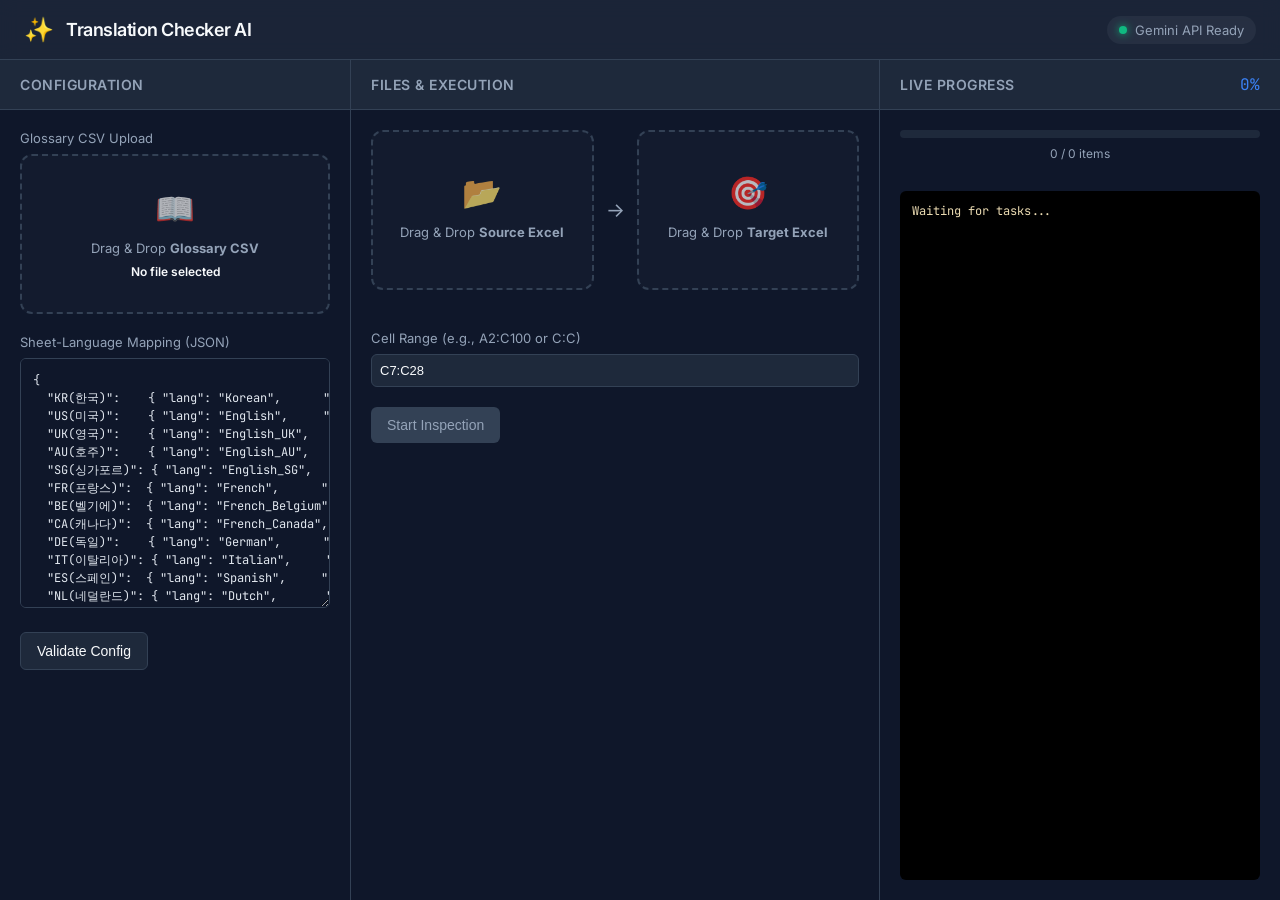
<file: frontend/index.html>
<!DOCTYPE html>
<html lang="ko">

<head>
    <meta charset="UTF-8">
    <meta name="viewport" content="width=device-width, initial-scale=1.0">
    <title>SAMSUNG Translation Checker AI</title>
    <link rel="stylesheet" href="style.css">
    <!-- Google Fonts -->
    <link rel="preconnect" href="https://fonts.googleapis.com">
    <link rel="preconnect" href="https://fonts.gstatic.com" crossorigin>
    <link
        href="https://fonts.googleapis.com/css2?family=Inter:wght@300;400;500;600;700&family=JetBrains+Mono:wght@400;500&display=swap"
        rel="stylesheet">
    <!-- SheetJS for preview -->
    <script src="https://cdn.sheetjs.com/xlsx-latest/package/dist/xlsx.full.min.js"></script>
</head>

<body>

    <div class="app-container">
        <!-- HEADER -->
        <header class="app-header">
            <div class="logo">
                <span class="logo-icon">✨</span>
                <h1>Translation Checker AI</h1>
            </div>
            <div class="status-indicators">
                <div class="api-status online" id="apiStatus">
                    <span class="dot"></span> Gemini API Ready
                </div>
            </div>
        </header>

        <!-- MAIN LAYOUT -->
        <main class="main-content">

            <!-- LEFT PANEL: CONFIG -->
            <section class="panel config-panel">
                <div class="panel-header">
                    <h2>Configuration</h2>
                </div>
                <div class="panel-body">
                    <div class="config-item">
                        <label>Glossary CSV Upload</label>
                        <div class="dropzone small-dropzone" id="glossaryDropzone">
                            <div class="icon">📖</div>
                            <p>Drag & Drop <strong>Glossary CSV</strong></p>
                            <input type="file" id="glossaryInput" accept=".csv" hidden>
                            <div class="file-info" id="glossaryInfo">No file selected</div>
                        </div>
                    </div>

                    <div class="config-item">
                        <label>Sheet-Language Mapping (JSON)</label>
                        <textarea id="sheetConfig" class="code-editor" spellcheck="false">{
  "KR(한국)":    { "lang": "Korean",      "code": "한국어" },
  "US(미국)":    { "lang": "English",     "code": "영어_미국" },
  "UK(영국)":    { "lang": "English_UK",     "code": "영어_영국" },
  "AU(호주)":    { "lang": "English_AU",     "code": "영어_호주" },
  "SG(싱가포르)": { "lang": "English_SG",     "code": "영어_싱가폴" },
  "FR(프랑스)":  { "lang": "French",      "code": "프랑스어_프랑스" },
  "BE(벨기에)":  { "lang": "French_Belgium",      "code": "프랑스어_벨기에" },
  "CA(캐나다)":  { "lang": "French_Canada",      "code": "프랑스어_캐나다" },
  "DE(독일)":    { "lang": "German",      "code": "독어_독일" },
  "IT(이탈리아)": { "lang": "Italian",     "code": "이탈리아" },
  "ES(스페인)":  { "lang": "Spanish",     "code": "스페인어_스페인" },
  "NL(네덜란드)": { "lang": "Dutch",       "code": "네덜란드어_네덜란드" },
  "SE(스웨덴)":  { "lang": "Swedish",     "code": "스웨덴" },
  "AE(아랍에메리트)": { "lang": "Arabic", "code": "아랍에미리트" },
  "PT(포르투갈)": { "lang": "Portuguese",  "code": "포르투갈_포르투갈" },
  "BR(브라질)":  { "lang": "Portuguese",  "code": "포루투갈_브라질" },
  "RU(러시아)":  { "lang": "Russian",     "code": "러시아" },
  "TR(터키)":    { "lang": "Turkish",     "code": "터키" },
  "CN(중국)":    { "lang": "Chinese",     "code": "간체_중국어" },
  "TW(대만)":    { "lang": "Chinese",     "code": "번체_대만" },
  "JA(일본)":    { "lang": "Japanese",    "code": "일본" },
  "PL(폴란드)":  { "lang": "Polish",      "code": "폴란드" },
  "VN(베트남)":  { "lang": "Vietnamese",  "code": "베트남" },
  "TH(태국)":    { "lang": "Thai",        "code": "태국" },
  "ID(인도네시아)": { "lang": "Indonesian","code": "인도네시아" }
}</textarea>
                    </div>

                    <div class="config-actions">
                        <button id="saveConfigBtn" class="btn secondary">Validate Config</button>
                    </div>
                </div>
            </section>

            <!-- CENTER PANEL: UPLOAD & CONTROL -->
            <section class="panel upload-panel">
                <div class="panel-header">
                    <h2>Files & Execution</h2>
                </div>
                <div class="panel-body">

                    <div class="dropzone-container">
                        <div class="dropzone" id="sourceDropzone">
                            <div class="icon">📂</div>
                            <p>Drag & Drop <strong>Source Excel</strong></p>
                            <input type="file" id="sourceInput" accept=".xlsx" hidden>
                            <div class="file-info" id="sourceInfo"></div>
                        </div>
                        <div class="arrow">→</div>
                        <div class="dropzone" id="targetDropzone">
                            <div class="icon">🎯</div>
                            <p>Drag & Drop <strong>Target Excel</strong></p>
                            <input type="file" id="targetInput" accept=".xlsx" hidden>
                            <div class="file-info" id="targetInfo"></div>
                        </div>
                    </div>

                    <div id="sheetSelectionArea" class="hidden">
                        <div class="sheet-selection-header">
                            <h3>Select Sheets to Inspect</h3>
                            <div class="sheet-controls">
                                <button type="button" id="selectAllSheets" class="text-btn">Select All</button>
                                <span class="sep">|</span>
                                <button type="button" id="deselectAllSheets" class="text-btn">Deselect All</button>
                            </div>
                        </div>
                        <div class="sheet-list" id="sheetList">
                            <!-- Checkboxes injected here -->
                        </div>
                    </div>

                    <div class="config-item">
                        <label>Cell Range (e.g., A2:C100 or C:C)</label>
                        <div class="input-group">
                            <input type="text" id="cellRange" value="C7:C28" placeholder="C7:C28">
                        </div>
                    </div>

                    <div class="action-area">
                        <button id="startBtn" class="btn primary large" disabled>Start Inspection</button>
                    </div>
                </div>
            </section>

            <!-- RIGHT PANEL: MONITORING -->
            <section class="panel monitor-panel">
                <div class="panel-header">
                    <h2>Live Progress</h2>
                    <span id="progressPercent">0%</span>
                </div>
                <div class="panel-body">

                    <div class="progress-container">
                        <div class="progress-bar-track">
                            <div class="progress-bar-fill" id="progressBar" style="width: 0%"></div>
                        </div>
                        <div class="progress-stats">
                            <span id="progressCount">0 / 0</span> items
                        </div>
                    </div>

                    <div class="terminal-window" id="terminal">
                        <div class="terminal-line system">Waiting for tasks...</div>
                    </div>

                    <div class="download-area hidden" id="downloadArea">
                        <a id="downloadLink" href="#" class="btn success full-width">Download Review Report (.txt)</a>
                    </div>
                </div>
            </section>

        </main>
    </div>

    <script src="app.js"></script>
</body>

</html>
</file>
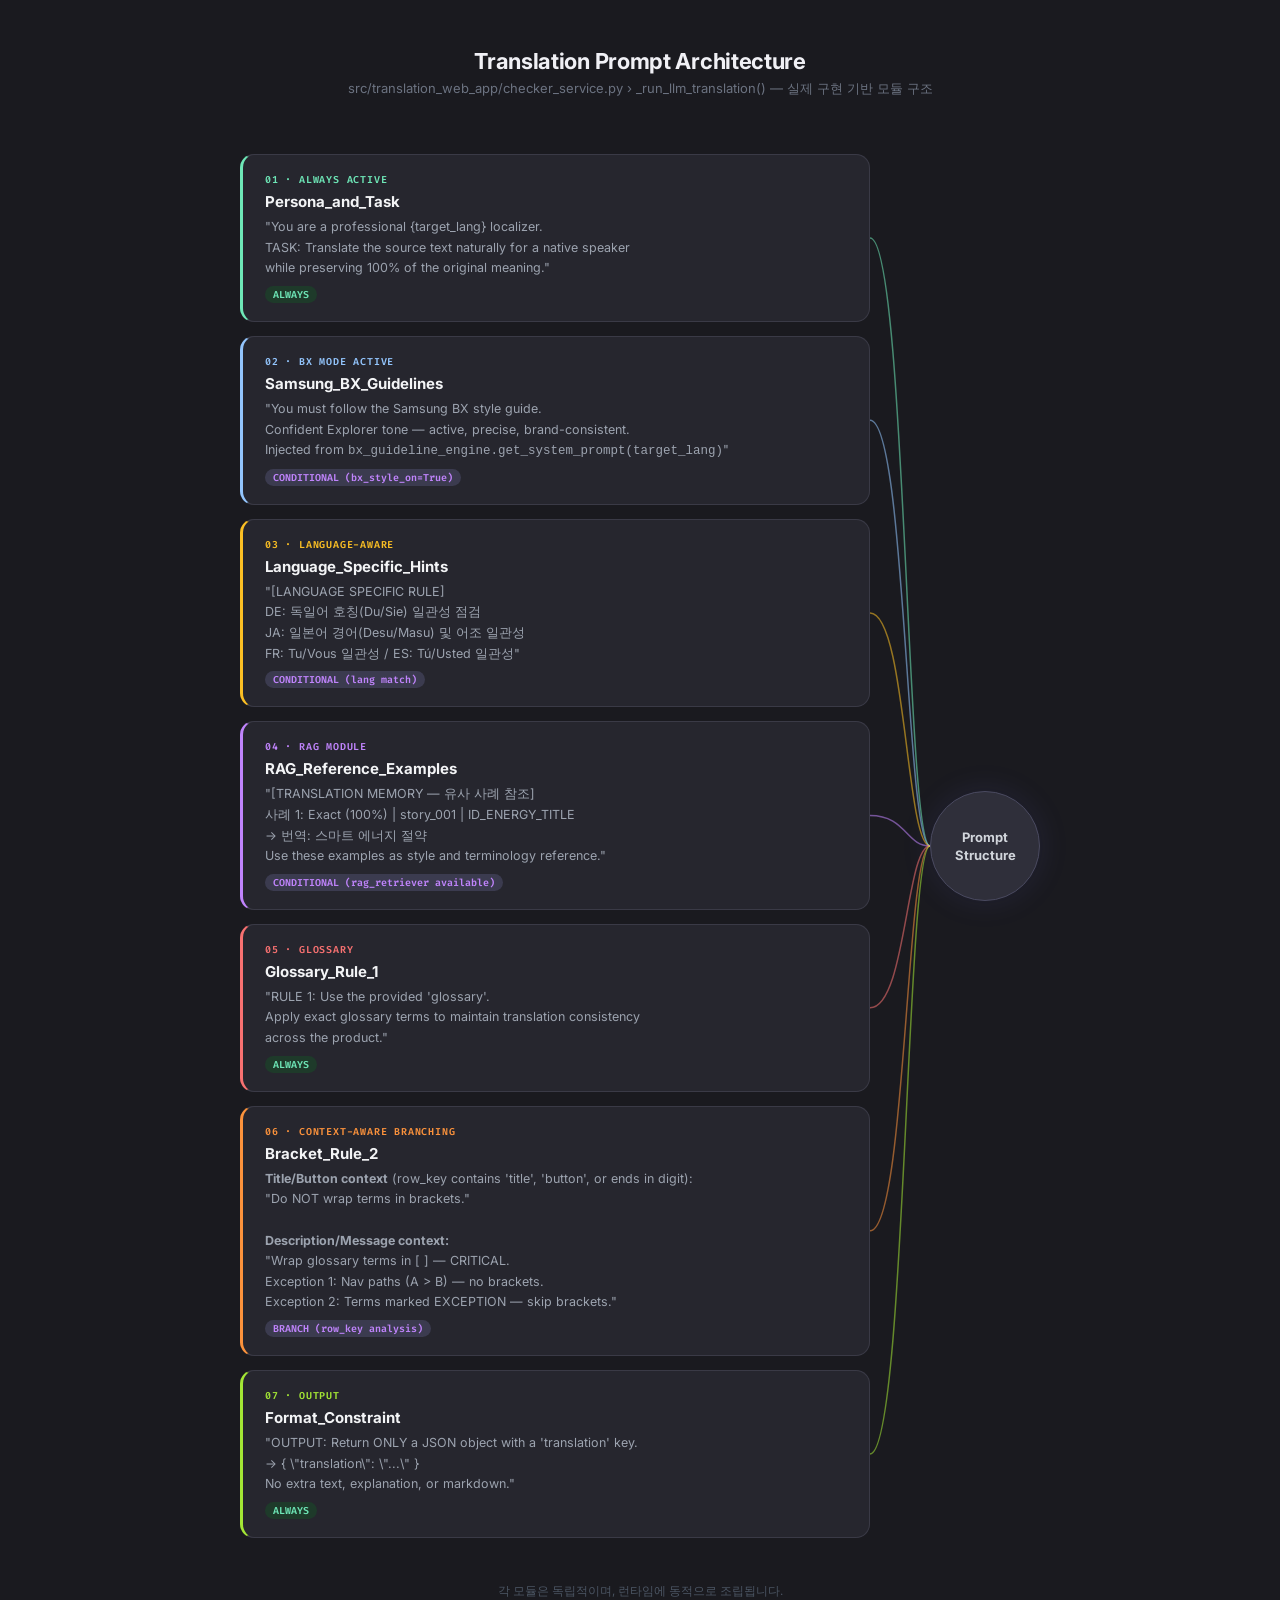
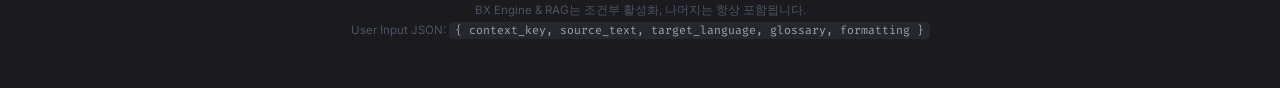
<file: docs/prompt_architecture.html>
<!DOCTYPE html>
<html lang="ko">
<head>
  <meta charset="UTF-8" />
  <meta name="viewport" content="width=device-width, initial-scale=1.0" />
  <title>Translation Prompt Architecture</title>
  <style>
    @import url('https://fonts.googleapis.com/css2?family=Inter:wght@400;600;700&family=Fira+Code:wght@400;500&display=swap');

    * { box-sizing: border-box; margin: 0; padding: 0; }

    body {
      font-family: 'Inter', sans-serif;
      background: #1a1a1f;
      color: #e5e7eb;
      min-height: 100vh;
      display: flex;
      flex-direction: column;
      align-items: center;
      padding: 48px 24px;
    }

    h1 {
      font-size: 22px;
      font-weight: 700;
      color: #f0f0f5;
      margin-bottom: 6px;
      letter-spacing: -0.3px;
    }

    .subtitle {
      font-size: 13px;
      color: #6b7280;
      margin-bottom: 56px;
    }

    /* Main layout container */
    .diagram {
      display: flex;
      align-items: center;
      gap: 0;
      width: 100%;
      max-width: 800px;
    }

    /* Left: stacked module cards */
    .modules {
      display: flex;
      flex-direction: column;
      gap: 14px;
      flex: 1;
      position: relative;
    }

    .module-card {
      background: #26262e;
      border: 1px solid #3a3a46;
      border-radius: 14px;
      padding: 18px 22px;
      position: relative;
      transition: border-color 0.2s, box-shadow 0.2s;
    }

    .module-card:hover {
      border-color: #5b5b7a;
      box-shadow: 0 0 20px rgba(100, 100, 200, 0.08);
    }

    .module-card .tag {
      font-size: 10px;
      font-weight: 600;
      letter-spacing: 0.8px;
      text-transform: uppercase;
      margin-bottom: 6px;
      font-family: 'Fira Code', monospace;
    }

    .module-card h3 {
      font-size: 15px;
      font-weight: 700;
      color: #f3f4f6;
      margin-bottom: 6px;
    }

    .module-card p {
      font-size: 12.5px;
      color: #9ca3af;
      line-height: 1.65;
    }

    .module-card .badge {
      display: inline-block;
      font-size: 10px;
      padding: 2px 8px;
      border-radius: 20px;
      margin-top: 7px;
      font-weight: 600;
      font-family: 'Fira Code', monospace;
    }

    /* Connector line — right side of cards → center node */
    .connector-area {
      width: 60px;
      align-self: stretch;
      position: relative;
      flex-shrink: 0;
    }

    /* SVG lines drawn via JS */
    #connector-svg {
      position: absolute;
      top: 0; left: 0;
      width: 100%; height: 100%;
      overflow: visible;
    }

    /* Right: center node */
    .center-node {
      width: 110px;
      height: 110px;
      flex-shrink: 0;
      background: #2f2f3a;
      border: 1.5px solid #4a4a60;
      border-radius: 50%;
      display: flex;
      align-items: center;
      justify-content: center;
      text-align: center;
      font-size: 13px;
      font-weight: 700;
      color: #d1d5db;
      box-shadow: 0 0 32px rgba(120, 120, 255, 0.10);
      line-height: 1.4;
    }

    /* Color accents per module */
    .m1 .tag { color: #6ee7b7; }
    .m1 { border-left: 3px solid #6ee7b7; }

    .m2 .tag { color: #93c5fd; }
    .m2 { border-left: 3px solid #93c5fd; }

    .m3 .tag { color: #fbbf24; }
    .m3 { border-left: 3px solid #fbbf24; }

    .m4 .tag { color: #c084fc; }
    .m4 { border-left: 3px solid #c084fc; }

    .m5 .tag { color: #f87171; }
    .m5 { border-left: 3px solid #f87171; }

    .m6 .tag { color: #fb923c; }
    .m6 { border-left: 3px solid #fb923c; }

    .m7 .tag { color: #a3e635; }
    .m7 { border-left: 3px solid #a3e635; }

    .badge-conditional { background: #3b3b4f; color: #c084fc; }
    .badge-always     { background: #1e3a2a; color: #6ee7b7; }
    .badge-data       { background: #3a2e1e; color: #fbbf24; }

    /* Bottom note */
    .note {
      margin-top: 44px;
      font-size: 11.5px;
      color: #4b5563;
      text-align: center;
      max-width: 680px;
      line-height: 1.7;
    }

    .note code {
      font-family: 'Fira Code', monospace;
      background: #26262e;
      padding: 1px 6px;
      border-radius: 4px;
      color: #9ca3af;
    }
  </style>
</head>
<body>

<h1>Translation Prompt Architecture</h1>
<p class="subtitle">src/translation_web_app/checker_service.py › _run_llm_translation() — 실제 구현 기반 모듈 구조</p>

<div class="diagram">

  <!-- ① Module Cards (Left) -->
  <div class="modules" id="modules">

    <div class="module-card m1" id="card0">
      <div class="tag">01 · Always Active</div>
      <h3>Persona_and_Task</h3>
      <p>"You are a professional {target_lang} localizer.<br>
      TASK: Translate the source text naturally for a native speaker<br>
      while preserving 100% of the original meaning."</p>
      <span class="badge badge-always">ALWAYS</span>
    </div>

    <div class="module-card m2" id="card1">
      <div class="tag">02 · BX Mode Active</div>
      <h3>Samsung_BX_Guidelines</h3>
      <p>"You must follow the Samsung BX style guide.<br>
      Confident Explorer tone — active, precise, brand-consistent.<br>
      Injected from <code>bx_guideline_engine.get_system_prompt(target_lang)</code>"</p>
      <span class="badge badge-conditional">CONDITIONAL (bx_style_on=True)</span>
    </div>

    <div class="module-card m3" id="card2">
      <div class="tag">03 · Language-Aware</div>
      <h3>Language_Specific_Hints</h3>
      <p>"[LANGUAGE SPECIFIC RULE]<br>
      DE: 독일어 호칭(Du/Sie) 일관성 점검<br>
      JA: 일본어 경어(Desu/Masu) 및 어조 일관성<br>
      FR: Tu/Vous 일관성 / ES: Tú/Usted 일관성"</p>
      <span class="badge badge-conditional">CONDITIONAL (lang match)</span>
    </div>

    <div class="module-card m4" id="card3">
      <div class="tag">04 · RAG Module</div>
      <h3>RAG_Reference_Examples</h3>
      <p>"[TRANSLATION MEMORY — 유사 사례 참조]<br>
      사례 1: Exact (100%) | story_001 | ID_ENERGY_TITLE<br>
      → 번역: 스마트 에너지 절약<br>
      Use these examples as style and terminology reference."</p>
      <span class="badge badge-conditional">CONDITIONAL (rag_retriever available)</span>
    </div>

    <div class="module-card m5" id="card4">
      <div class="tag">05 · Glossary</div>
      <h3>Glossary_Rule_1</h3>
      <p>"RULE 1: Use the provided 'glossary'.<br>
      Apply exact glossary terms to maintain translation consistency<br>
      across the product."</p>
      <span class="badge badge-always">ALWAYS</span>
    </div>

    <div class="module-card m6" id="card5">
      <div class="tag">06 · Context-Aware Branching</div>
      <h3>Bracket_Rule_2</h3>
      <p><strong>Title/Button context</strong> (row_key contains 'title', 'button', or ends in digit):<br>
      "Do NOT wrap terms in brackets."<br><br>
      <strong>Description/Message context:</strong><br>
      "Wrap glossary terms in [ ] — CRITICAL.<br>
      Exception 1: Nav paths (A > B) — no brackets.<br>
      Exception 2: Terms marked EXCEPTION — skip brackets."</p>
      <span class="badge badge-conditional">BRANCH (row_key analysis)</span>
    </div>

    <div class="module-card m7" id="card6">
      <div class="tag">07 · Output</div>
      <h3>Format_Constraint</h3>
      <p>"OUTPUT: Return ONLY a JSON object with a 'translation' key.<br>
      → { \"translation\": \"...\" }<br>
      No extra text, explanation, or markdown."</p>
      <span class="badge badge-always">ALWAYS</span>
    </div>

  </div>

  <!-- ② Connector SVG -->
  <div class="connector-area" id="connectorArea">
    <svg id="connector-svg" xmlns="http://www.w3.org/2000/svg"></svg>
  </div>

  <!-- ③ Center Node (Right) -->
  <div class="center-node" id="centerNode">
    Prompt<br>Structure
  </div>

</div>

<p class="note">
  각 모듈은 독립적이며, 런타임에 동적으로 조립됩니다.<br>
  BX Engine & RAG는 조건부 활성화, 나머지는 항상 포함됩니다.<br>
  User Input JSON: <code>{ context_key, source_text, target_language, glossary, formatting }</code>
</p>

<script>
  // Draw connecting lines from each card's right edge to the center node's left edge
  function drawLines() {
    const svg = document.getElementById('connector-svg');
    svg.innerHTML = '';

    const connArea = document.getElementById('connectorArea');
    const centerNode = document.getElementById('centerNode');
    const areaRect = connArea.getBoundingClientRect();
    const nodeRect  = centerNode.getBoundingClientRect();

    const cards = document.querySelectorAll('.module-card');
    const colors = ['#6ee7b7','#93c5fd','#fbbf24','#c084fc','#f87171','#fb923c','#a3e635'];

    // Target X: left edge of center node, relative to connArea
    const targetX = nodeRect.left - areaRect.left;
    // Target Y: center of node, relative to connArea
    const targetY = nodeRect.top + nodeRect.height / 2 - areaRect.top;

    cards.forEach((card, i) => {
      const cardRect = card.getBoundingClientRect();
      // Start X: 0 (left edge of connector area, which touches card's right side)
      const startX = 0;
      const startY = cardRect.top + cardRect.height / 2 - areaRect.top;

      const midX = targetX * 0.6;

      const path = document.createElementNS('http://www.w3.org/2000/svg', 'path');
      path.setAttribute('d', `M ${startX} ${startY} C ${midX} ${startY}, ${midX} ${targetY}, ${targetX} ${targetY}`);
      path.setAttribute('stroke', colors[i]);
      path.setAttribute('stroke-width', '1.5');
      path.setAttribute('fill', 'none');
      path.setAttribute('opacity', '0.55');
      svg.appendChild(path);
    });
  }

  window.addEventListener('load', drawLines);
  window.addEventListener('resize', drawLines);
</script>

</body>
</html>
</file>
<file: frontend/style.css>
:root {
    --bg-color: #0f172a;
    --panel-bg: #1e293b;
    --text-primary: #f8fafc;
    --text-secondary: #94a3b8;
    --accent-color: #3b82f6;
    --accent-hover: #2563eb;
    --success-color: #10b981;
    --border-color: #334155;
    --code-bg: #0f172a;
    --font-ui: 'Inter', system-ui, sans-serif;
    --font-mono: 'JetBrains Mono', monospace;
}

* {
    box-sizing: border-box;
    margin: 0;
    padding: 0;
}

body {
    background-color: var(--bg-color);
    color: var(--text-primary);
    font-family: var(--font-ui);
    height: 100vh;
    display: flex;
    flex-direction: column;
    overflow: hidden;
}

/* Header */
.app-header {
    height: 60px;
    background: rgba(30, 41, 59, 0.8);
    backdrop-filter: blur(10px);
    border-bottom: 1px solid var(--border-color);
    display: flex;
    align-items: center;
    justify-content: space-between;
    padding: 0 24px;
    flex-shrink: 0;
}

.logo {
    display: flex;
    align-items: center;
    gap: 12px;
}

.logo-icon {
    font-size: 24px;
}

.logo h1 {
    font-size: 18px;
    font-weight: 600;
    letter-spacing: -0.5px;
}

.api-status {
    display: flex;
    align-items: center;
    gap: 8px;
    font-size: 13px;
    color: var(--text-secondary);
    background: rgba(255, 255, 255, 0.05);
    padding: 6px 12px;
    border-radius: 20px;
}

.api-status.online .dot {
    width: 8px;
    height: 8px;
    background-color: var(--success-color);
    border-radius: 50%;
    box-shadow: 0 0 8px var(--success-color);
}

/* Main Layout */
.app-container {
    display: flex;
    flex-direction: column;
    height: 100%;
}

.main-content {
    display: grid;
    grid-template-columns: 350px 1fr 400px;
    gap: 1px;
    /* Borders via gap */
    flex: 1;
    background: var(--border-color);
    /* Grid line color */
    overflow: hidden;
}

.panel {
    background-color: var(--bg-color);
    display: flex;
    flex-direction: column;
    overflow: hidden;
}

.panel-header {
    height: 50px;
    display: flex;
    align-items: center;
    justify-content: space-between;
    padding: 0 20px;
    border-bottom: 1px solid var(--border-color);
    background: var(--panel-bg);
}

.panel-header h2 {
    font-size: 14px;
    font-weight: 600;
    text-transform: uppercase;
    letter-spacing: 0.5px;
    color: var(--text-secondary);
}

.panel-body {
    padding: 20px;
    flex: 1;
    overflow-y: auto;
    display: flex;
    flex-direction: column;
    gap: 20px;
}

/* Config Panel */
.config-item label {
    display: block;
    font-size: 13px;
    margin-bottom: 8px;
    color: var(--text-secondary);
}

.input-group {
    display: flex;
    gap: 8px;
    align-items: center;
}

.input-group input {
    flex: 1;
    background: var(--panel-bg);
    border: 1px solid var(--border-color);
    color: var(--text-primary);
    padding: 8px;
    border-radius: 6px;
    font-size: 13px;
}

.badge.success {
    background: rgba(16, 185, 129, 0.2);
    color: var(--success-color);
    font-size: 11px;
    padding: 4px 8px;
    border-radius: 4px;
}

.code-editor {
    width: 100%;
    height: 250px;
    background: var(--code-bg);
    border: 1px solid var(--border-color);
    color: #e2e8f0;
    font-family: var(--font-mono);
    font-size: 12px;
    padding: 12px;
    border-radius: 6px;
    resize: vertical;
    white-space: pre;
    line-height: 1.5;
}

.btn {
    border: none;
    border-radius: 6px;
    padding: 10px 16px;
    font-size: 14px;
    font-weight: 500;
    cursor: pointer;
    transition: all 0.2s;
}

.btn.secondary {
    background: var(--panel-bg);
    color: var(--text-primary);
    border: 1px solid var(--border-color);
}

.btn.secondary:hover {
    background: var(--border-color);
}

.btn.primary {
    background: var(--accent-color);
    color: white;
}

.btn.primary:hover {
    background: var(--accent-hover);
    box-shadow: 0 0 15px rgba(59, 130, 246, 0.4);
}

.btn.primary:disabled {
    background: var(--border-color);
    cursor: not-allowed;
    box-shadow: none;
    color: var(--text-secondary);
}

.btn.success {
    background: var(--success-color);
    color: white;
    text-decoration: none;
    display: inline-block;
    text-align: center;
}

.btn.full-width {
    width: 100%;
}

/* Upload Panel */
.dropzone-container {
    display: flex;
    align-items: center;
    gap: 12px;
    margin-bottom: 20px;
}

.dropzone {
    flex: 1;
    height: 160px;
    border: 2px dashed var(--border-color);
    border-radius: 12px;
    display: flex;
    flex-direction: column;
    align-items: center;
    justify-content: center;
    text-align: center;
    transition: all 0.2s;
    background: rgba(255, 255, 255, 0.02);
    cursor: pointer;
}

.dropzone:hover,
.dropzone.active {
    border-color: var(--accent-color);
    background: rgba(59, 130, 246, 0.05);
}

.dropzone .icon {
    font-size: 32px;
    margin-bottom: 12px;
    opacity: 0.7;
}

.dropzone p {
    font-size: 13px;
    color: var(--text-secondary);
}

.dropzone.has-file {
    border-style: solid;
    border-color: var(--success-color);
    background: rgba(16, 185, 129, 0.05);
}

.file-info {
    margin-top: 8px;
    font-size: 12px;
    font-weight: 600;
    color: var(--text-primary);
}

.arrow {
    font-size: 20px;
    color: var(--text-secondary);
}

.sheet-selection-header {
    display: flex;
    justify-content: space-between;
    align-items: center;
    margin-bottom: 12px;
}

.sheet-controls {
    display: flex;
    align-items: center;
    gap: 8px;
}

.sheet-controls .sep {
    color: var(--border-color);
    font-size: 11px;
}

.text-btn {
    background: none;
    border: none;
    color: var(--accent-color);
    font-size: 11px;
    font-weight: 600;
    cursor: pointer;
    padding: 2px 4px;
    border-radius: 4px;
    transition: all 0.2s;
}

.text-btn:hover {
    background: rgba(59, 130, 246, 0.1);
    color: var(--accent-hover);
}

.sheet-list {
    display: flex;
    flex-direction: column;
    gap: 8px;
    max-height: 200px;
    overflow-y: auto;
    background: var(--panel-bg);
    padding: 10px;
    border-radius: 6px;
    border: 1px solid var(--border-color);
}

.sheet-item {
    display: flex;
    align-items: center;
    gap: 8px;
    font-size: 13px;
    padding: 4px;
}

.hidden {
    display: none;
}

/* Monitor Panel */
.progress-container {
    text-align: center;
    margin-bottom: 10px;
}

.progress-bar-track {
    height: 8px;
    background: var(--panel-bg);
    border-radius: 4px;
    overflow: hidden;
    margin-bottom: 8px;
}

.progress-bar-fill {
    height: 100%;
    background: linear-gradient(90deg, var(--accent-color), var(--success-color));
    transition: width 0.3s ease;
}

.progress-stats {
    font-size: 12px;
    color: var(--text-secondary);
}

#progressPercent {
    font-family: var(--font-mono);
    color: var(--accent-color);
}

.terminal-window {
    flex: 1;
    background: #000;
    border-radius: 6px;
    padding: 12px;
    font-family: var(--font-mono);
    font-size: 12px;
    overflow-y: auto;
    color: #a3a3a3;
    display: flex;
    flex-direction: column;
    gap: 4px;
}

.terminal-line {
    word-break: break-all;
    line-height: 1.4;
}

.terminal-line.system {
    color: #ebdbb2;
}

.terminal-line.info {
    color: #83a598;
}

.terminal-line.success {
    color: #b8bb26;
}

.terminal-line.error {
    color: #fb4934;
}

/* Scrollbar */
::-webkit-scrollbar {
    width: 6px;
    height: 6px;
}

::-webkit-scrollbar-track {
    background: transparent;
}

::-webkit-scrollbar-thumb {
    background: var(--border-color);
    border-radius: 3px;
}

::-webkit-scrollbar-thumb:hover {
    background: #475569;
}
</file>
